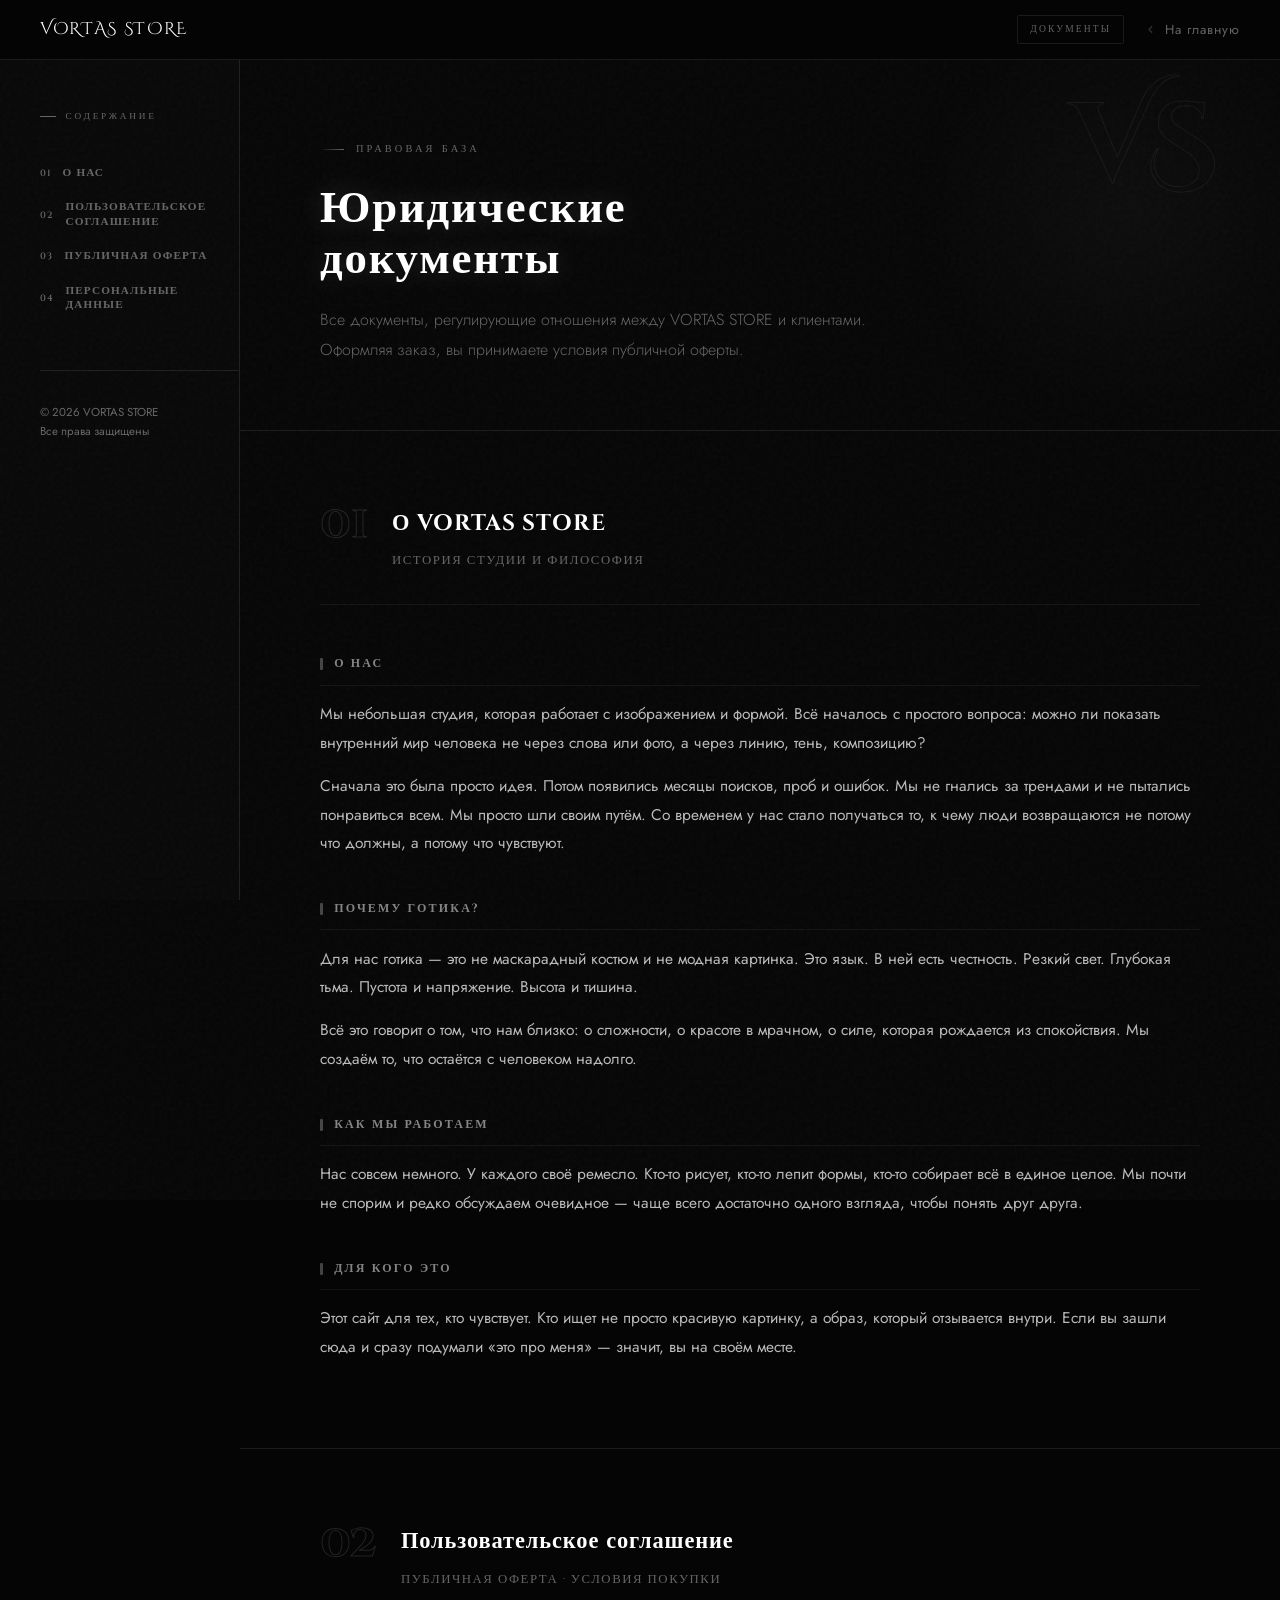
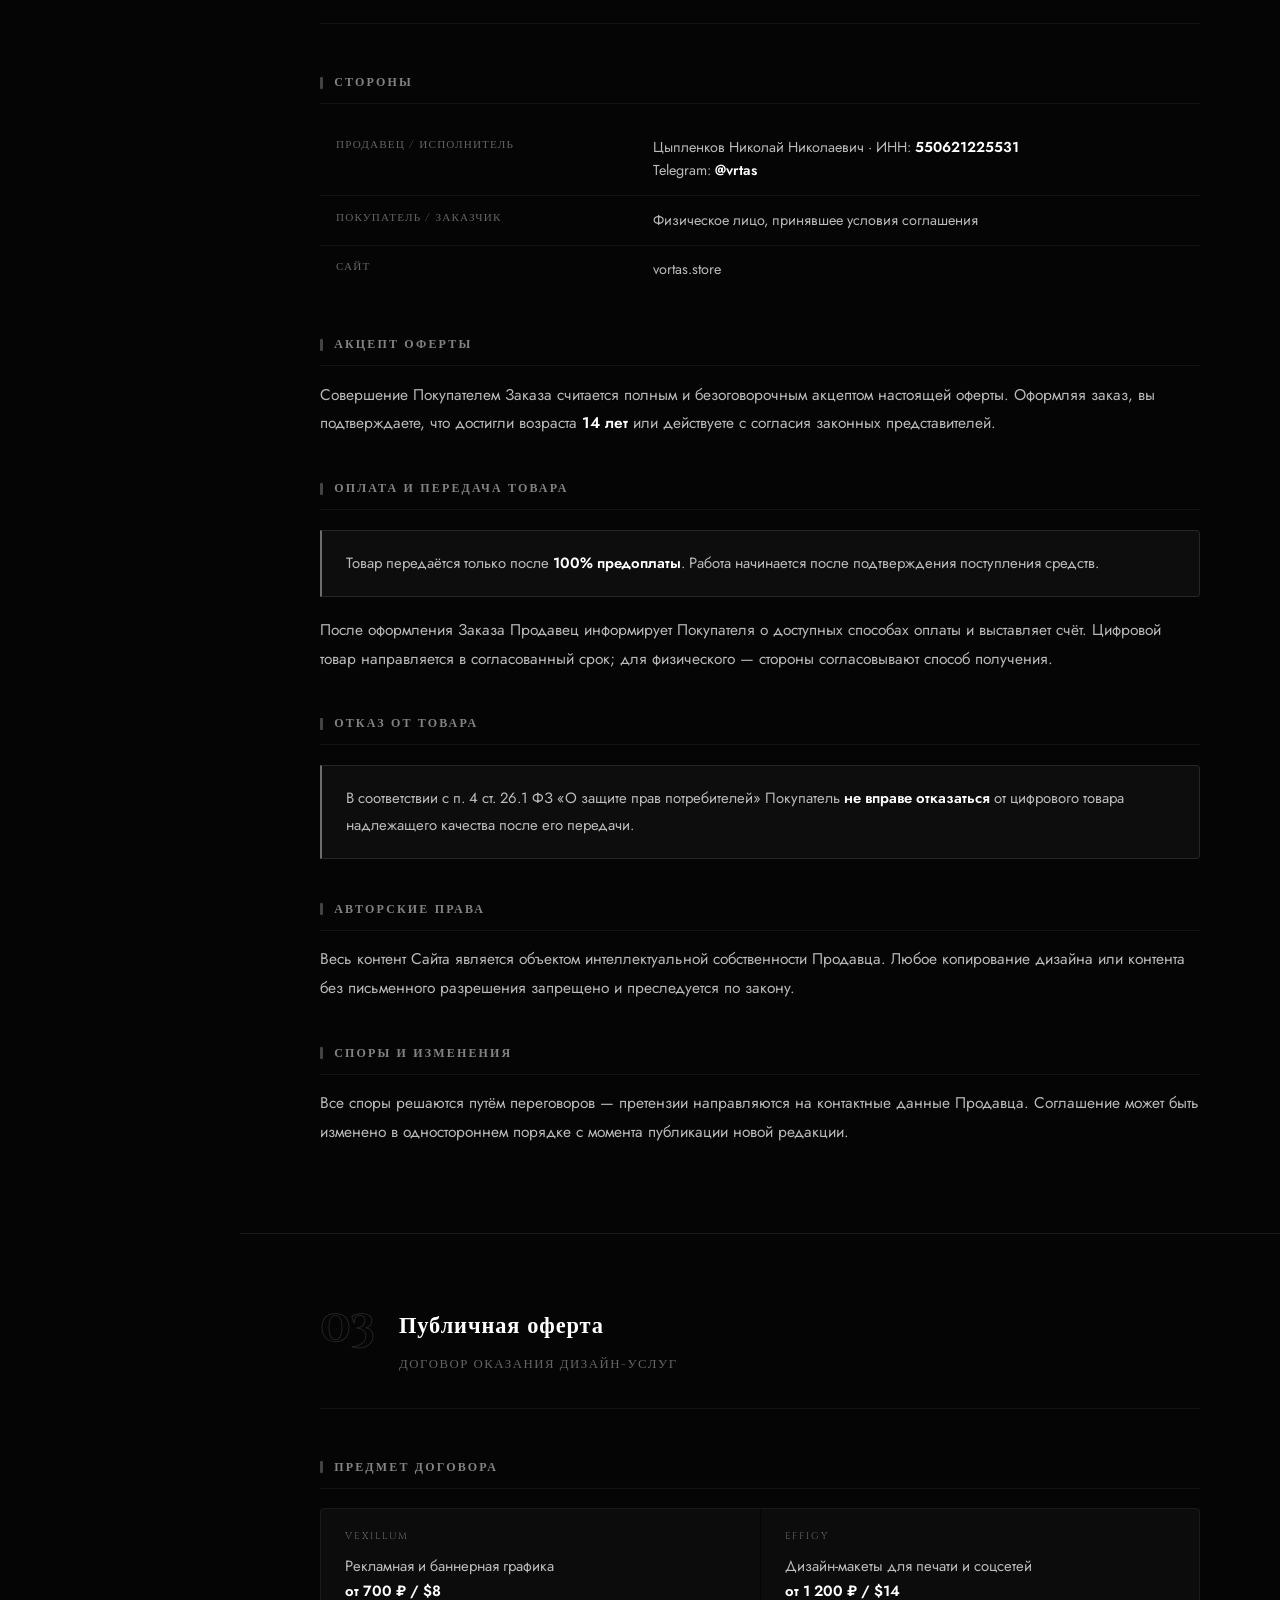
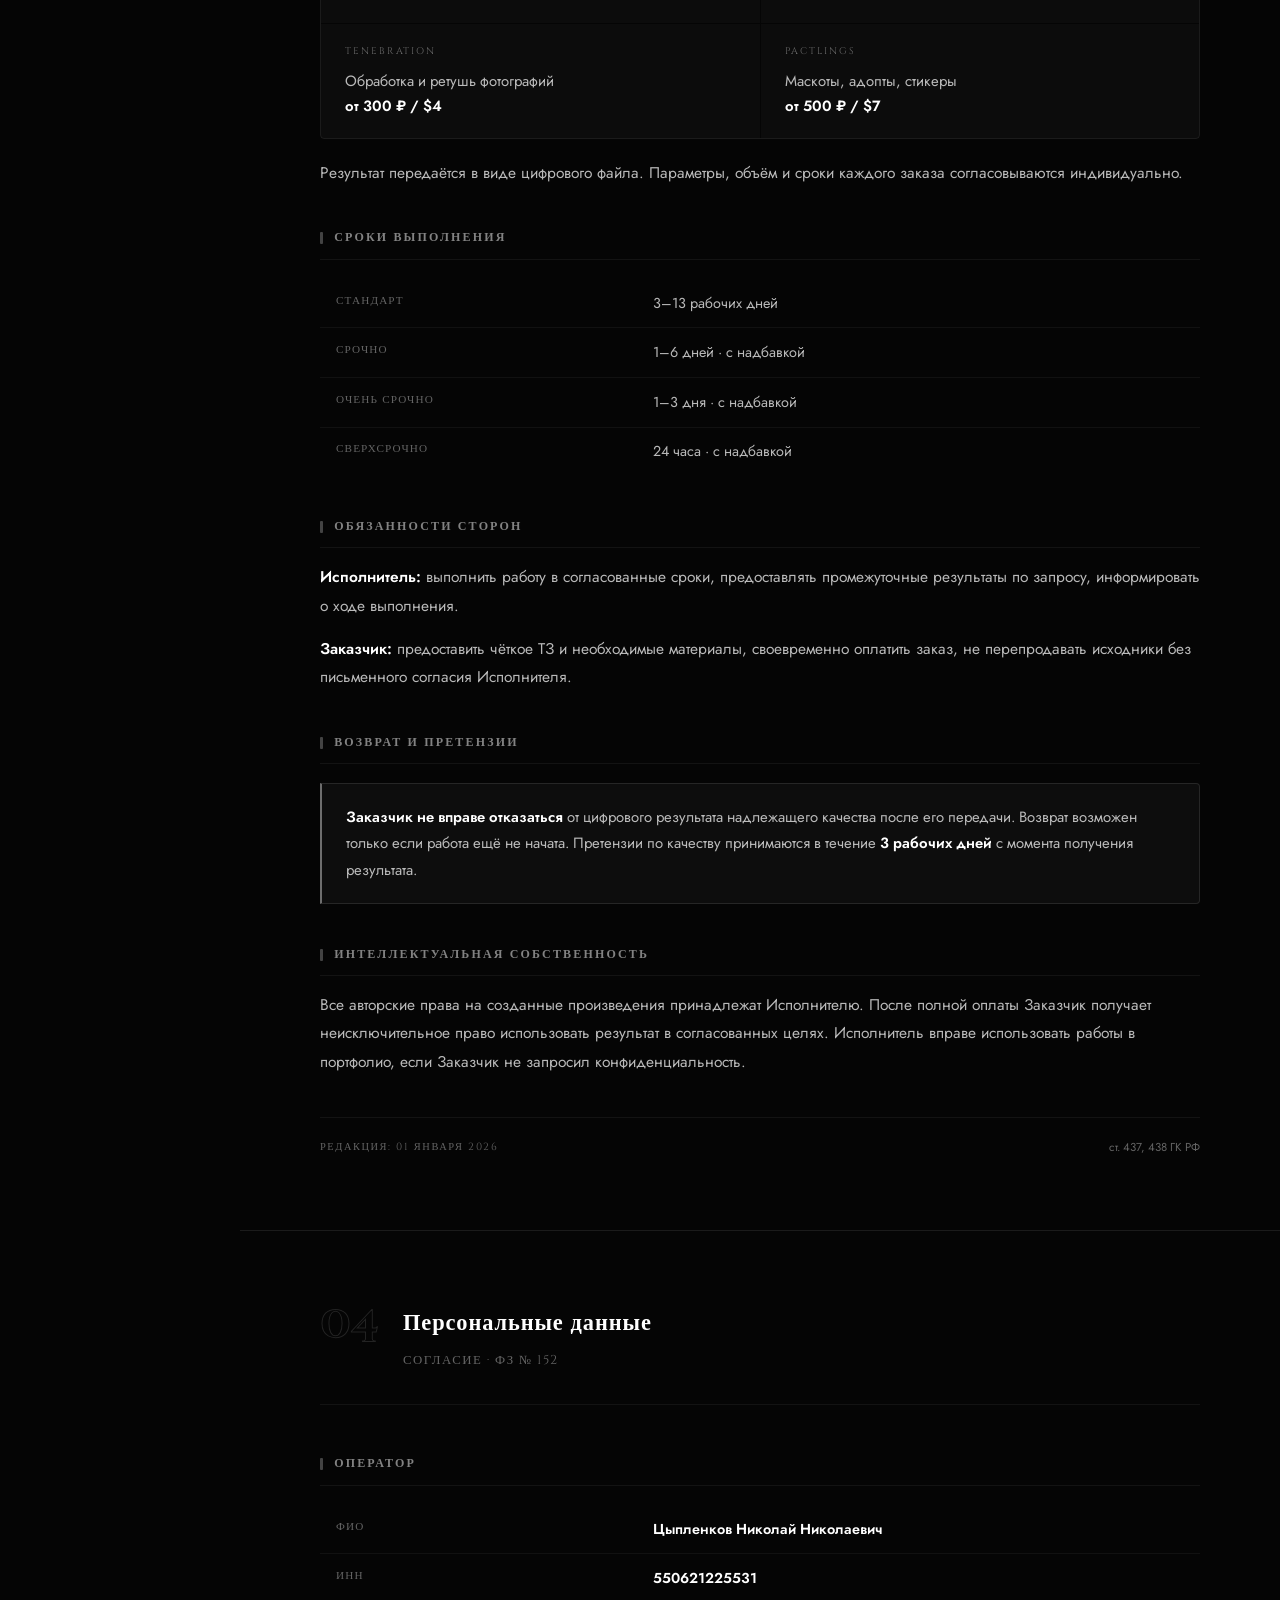
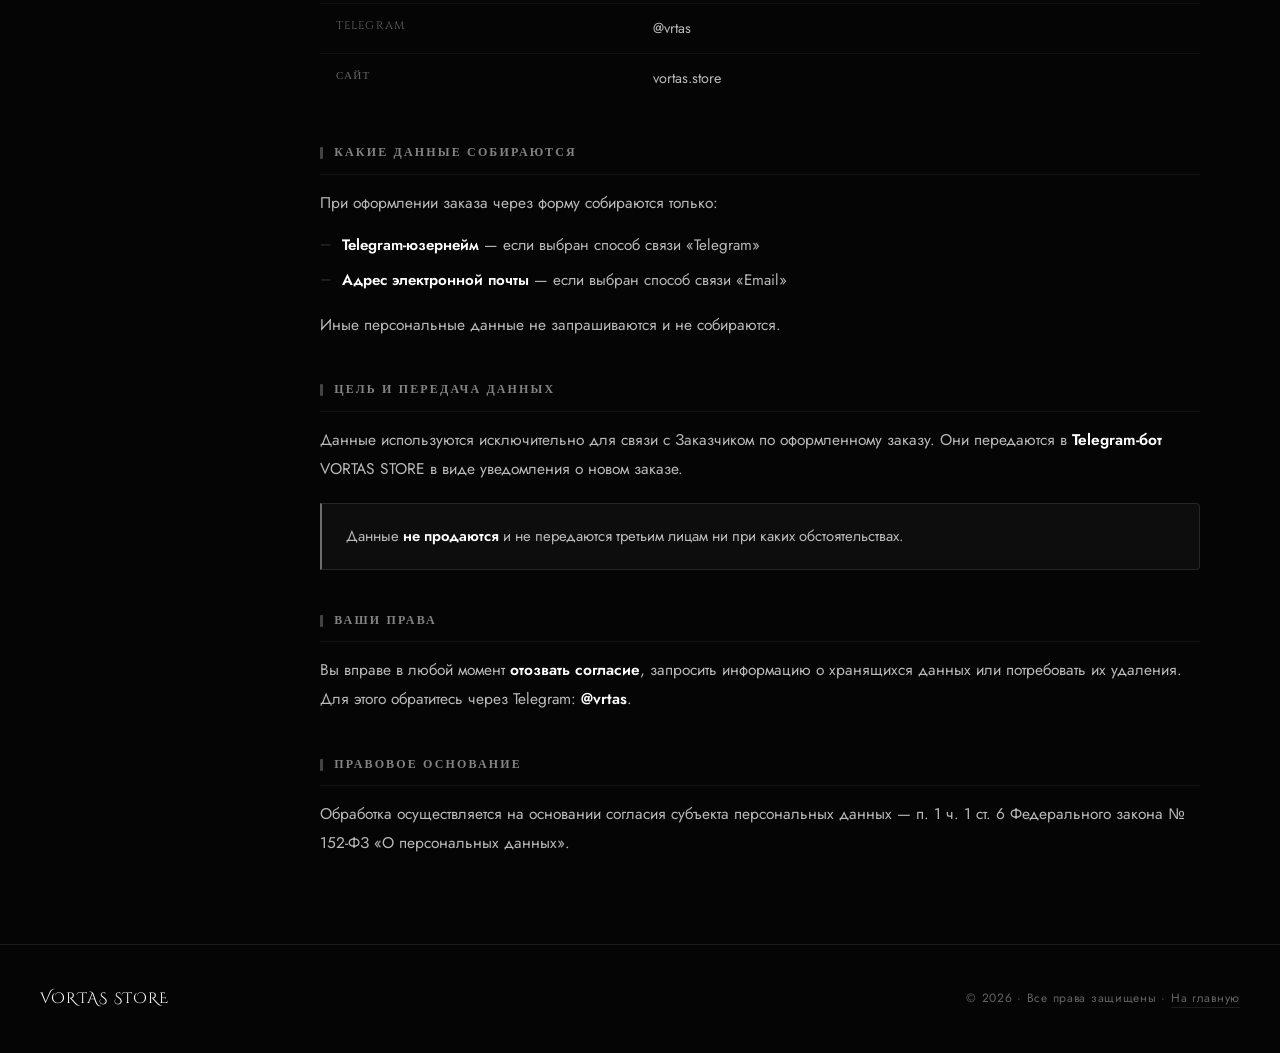
<file: documents.html>
<!DOCTYPE html>
<html lang="ru">
<head>
<meta charset="UTF-8">
<meta name="viewport" content="width=device-width, initial-scale=1.0, maximum-scale=1.0, user-scalable=no">
<meta name="description" content="Юридические документы VORTAS STORE — пользовательское соглашение, публичная оферта, политика персональных данных.">
<link rel="canonical" href="https://vortas.store/documents.html">
<link rel="icon" href="logo.ico" type="image/x-icon">
<title>VORTAS STORE — Юридические документы</title>
<link rel="preconnect" href="https://fonts.googleapis.com">
<link rel="preconnect" href="https://fonts.gstatic.com" crossorigin>
<link href="https://fonts.googleapis.com/css2?family=Cinzel+Decorative:wght@700&family=Cinzel:wght@400;600;700&family=Jost:wght@300;400;500;600&display=swap" rel="stylesheet">
<link rel="icon" href="logo.ico" type="image/x-icon">
<style>
*,*::before,*::after{margin:0;padding:0;box-sizing:border-box}
:root{
  --bg:#050505;
  --surface:rgba(255,255,255,.03);
  --border:rgba(255,255,255,.09);
  --border-hi:rgba(255,255,255,.2);
  --text:rgba(255,255,255,.72);
  --text-dim:rgba(255,255,255,.38);
  --accent:#fff;
  --neon:0 0 30px rgba(255,255,255,.18);
  --red:rgba(255,255,255,.28);
}
html{scroll-behavior:smooth;scroll-padding-top:5.5rem}
body{
  background:var(--bg);
  color:var(--text);
  font-family:'Jost',sans-serif;
  font-weight:400;
  line-height:1.8;
  overflow-x:hidden;
  -webkit-font-smoothing:antialiased;
}

body::before{
  content:'';position:fixed;inset:-300px;
  width:calc(100% + 600px);height:calc(100% + 600px);
  background-image:url("data:image/svg+xml,%3Csvg viewBox='0 0 512 512' xmlns='http://www.w3.org/2000/svg'%3E%3Cfilter id='n'%3E%3CfeTurbulence type='fractalNoise' baseFrequency='0.75' numOctaves='4' stitchTiles='stitch'/%3E%3C/filter%3E%3Crect width='100%25' height='100%25' filter='url(%23n)'/%3E%3C/svg%3E");
  opacity:.032;pointer-events:none;z-index:0;mix-blend-mode:screen;
  animation:grainDrift .4s steps(2) infinite;
}
@keyframes grainDrift{
  0%{transform:translate(0,0)}
  33%{transform:translate(-40px,30px)}
  66%{transform:translate(25px,-20px)}
}

.topbar{
  position:fixed;top:0;left:0;right:0;z-index:200;
  height:60px;
  background:rgba(5,5,5,.9);
  backdrop-filter:blur(20px);-webkit-backdrop-filter:blur(20px);
  border-bottom:1px solid var(--border);
  display:flex;align-items:center;justify-content:space-between;
  padding:0 2.5rem;
}
.topbar-logo{
  font-family:'Cinzel Decorative',serif;
  font-size:1.05rem;color:var(--accent);
  text-decoration:none;letter-spacing:.1em;
  text-shadow:var(--neon);
}
.topbar-right{
  display:flex;align-items:center;gap:1.2rem;
}
.topbar-tag{
  font-family:'Cinzel',serif;font-size:.6rem;
  letter-spacing:.22em;text-transform:uppercase;
  color:var(--text-dim);
  border:1px solid var(--border);
  padding:.28rem .75rem;border-radius:2px;
}
.topbar-home{
  font-family:'Jost',sans-serif;font-size:.82rem;
  letter-spacing:.08em;color:var(--text-dim);
  text-decoration:none;
  display:flex;align-items:center;gap:.5rem;
  transition:color .2s;
}
.topbar-home:hover{color:var(--accent);}
.topbar-home svg{opacity:.5;transition:opacity .2s;}
.topbar-home:hover svg{opacity:1;}

.page{
  display:grid;
  grid-template-columns:240px 1fr;
  gap:0;
  min-height:100vh;
  padding-top:60px;
}

.sidebar{
  position:sticky;
  top:60px;
  height:calc(100vh - 60px);
  overflow-y:auto;
  padding:3rem 0 3rem 2.5rem;
  border-right:1px solid var(--border);
  background:rgba(255,255,255,.012);
}
.sidebar::-webkit-scrollbar{width:3px}
.sidebar::-webkit-scrollbar-track{background:transparent}
.sidebar::-webkit-scrollbar-thumb{background:var(--border)}

.sidebar-eyebrow{
  font-family:'Cinzel',serif;font-size:.58rem;
  letter-spacing:.3em;text-transform:uppercase;
  color:var(--text-dim);margin-bottom:2rem;
  display:flex;align-items:center;gap:.6rem;
}
.sidebar-eyebrow::before{
  content:'';display:block;width:16px;height:1px;
  background:var(--text-dim);flex-shrink:0;
}

.sidebar-nav{display:flex;flex-direction:column;gap:.15rem;}
.sidebar-link{
  display:flex;align-items:center;gap:.7rem;
  padding:.55rem .8rem .55rem 0;
  text-decoration:none;
  font-family:'Cinzel',serif;
  font-size:.7rem;font-weight:600;
  letter-spacing:.1em;text-transform:uppercase;
  color:var(--text-dim);
  border-right:2px solid transparent;
  transition:color .25s,border-color .25s;
  line-height:1.3;
  position:relative;
}
.sidebar-link:hover{color:rgba(255,255,255,.7);}
.sidebar-link.active{color:var(--accent);border-right-color:var(--accent);}
.sidebar-num{
  font-family:'Cinzel',serif;font-size:.58rem;
  color:var(--text-dim);flex-shrink:0;
  transition:color .25s;
}
.sidebar-link.active .sidebar-num{color:rgba(255,255,255,.4);}

.sidebar-footer{
  margin-top:3rem;
  padding-top:2rem;
  border-top:1px solid var(--border);
}
.sidebar-footer-text{
  font-size:.72rem;color:var(--text-dim);
  line-height:1.7;
}

.content{
  padding:0;
  position:relative;
}

.doc-hero{
  padding:5rem 5rem 4rem;
  border-bottom:1px solid var(--border);
  position:relative;
  overflow:hidden;
}
.doc-hero::before{
  content:'';position:absolute;
  top:-100px;right:-100px;
  width:500px;height:500px;
  background:radial-gradient(circle,rgba(255,255,255,.03) 0%,transparent 65%);
  pointer-events:none;
}
.hero-number{
  font-family:'Cinzel Decorative',serif;
  font-size:7rem;font-weight:700;
  line-height:1;
  color:transparent;
  -webkit-text-stroke:1px rgba(255,255,255,.06);
  position:absolute;top:2rem;right:4rem;
  letter-spacing:-.02em;
  pointer-events:none;user-select:none;
}
.hero-tag{
  font-family:'Cinzel',serif;font-size:.65rem;
  letter-spacing:.3em;text-transform:uppercase;
  color:var(--text-dim);margin-bottom:1.5rem;
  display:flex;align-items:center;gap:.75rem;
}
.hero-tag::before{
  content:'';width:24px;height:1px;
  background:linear-gradient(90deg,transparent,var(--text-dim));
}
.doc-hero h1{
  font-family:'Cinzel',serif;
  font-size:clamp(2rem,3.5vw,3.2rem);
  font-weight:700;color:var(--accent);
  letter-spacing:.04em;line-height:1.15;
  text-shadow:var(--neon);
  margin-bottom:1.2rem;
}
.doc-hero-sub{
  font-size:1rem;color:var(--text-dim);
  font-weight:300;max-width:560px;
  line-height:1.9;
}

.doc-section{
  padding:4.5rem 5rem;
  border-bottom:1px solid var(--border);
  position:relative;
  scroll-margin-top:80px;
}
.doc-section:last-child{border-bottom:none;}

.section-header{
  display:flex;align-items:flex-start;
  gap:1.5rem;margin-bottom:3rem;
  padding-bottom:2rem;
  border-bottom:1px solid rgba(255,255,255,.06);
}
.section-num{
  font-family:'Cinzel Decorative',serif;
  font-size:2.8rem;font-weight:700;
  line-height:.9;
  color:transparent;
  -webkit-text-stroke:1px rgba(255,255,255,.12);
  flex-shrink:0;
  margin-top:.1rem;
  user-select:none;
}
.section-meta{}
.section-title{
  font-family:'Cinzel',serif;
  font-size:1.4rem;font-weight:700;
  color:var(--accent);letter-spacing:.04em;
  margin-bottom:.4rem;
}
.section-subtitle{
  font-size:.8rem;color:var(--text-dim);
  letter-spacing:.12em;text-transform:uppercase;
  font-family:'Cinzel',serif;
}

.doc-body h3{
  font-family:'Cinzel',serif;
  font-size:.75rem;font-weight:700;
  letter-spacing:.18em;text-transform:uppercase;
  color:rgba(255,255,255,.5);
  margin:2.5rem 0 .9rem;
  padding-bottom:.6rem;
  border-bottom:1px solid rgba(255,255,255,.06);
  display:flex;align-items:center;gap:.7rem;
}
.doc-body h3::before{
  content:'';display:inline-block;
  width:3px;height:12px;
  background:rgba(255,255,255,.25);
  border-radius:1px;flex-shrink:0;
}
.doc-body h3:first-child{margin-top:0;}
.doc-body p{
  font-size:.97rem;color:var(--text);
  margin-bottom:.9rem;line-height:1.85;
}
.doc-body ul,.doc-body ol{
  padding-left:0;margin-bottom:1rem;
  list-style:none;
}
.doc-body li{
  font-size:.95rem;color:var(--text);
  margin-bottom:.5rem;line-height:1.8;
  padding-left:1.4rem;position:relative;
}
.doc-body li::before{
  content:'—';position:absolute;left:0;
  color:rgba(255,255,255,.2);font-size:.8rem;
}
.doc-body strong{color:var(--accent);font-weight:600;}
.doc-body em{color:var(--text-dim);font-style:normal;}

.doc-alert{
  margin:1.2rem 0;
  padding:1.2rem 1.5rem;
  background:rgba(255,255,255,.034);
  border:1px solid rgba(255,255,255,.1);
  border-left:2px solid rgba(255,255,255,.4);
  border-radius:0 4px 4px 0;
  font-size:.93rem;color:var(--text);
  line-height:1.8;
}
.doc-alert strong{color:var(--accent);}

.doc-grid{
  display:grid;
  grid-template-columns:1fr 1fr;
  gap:1px;
  margin:1.2rem 0;
  border:1px solid var(--border);
  border-radius:4px;overflow:hidden;
}
.doc-grid-cell{
  padding:1.2rem 1.5rem;
  background:var(--surface);
}
.doc-grid-label{
  font-family:'Cinzel',serif;
  font-size:.6rem;letter-spacing:.2em;text-transform:uppercase;
  color:var(--text-dim);margin-bottom:.5rem;
}
.doc-grid-val{font-size:.93rem;color:var(--text);line-height:1.7;}

.doc-table{width:100%;border-collapse:collapse;margin:1.2rem 0;}
.doc-table td{
  padding:.8rem 1rem;
  border-bottom:1px solid rgba(255,255,255,.05);
  font-size:.9rem;color:var(--text);
  vertical-align:top;line-height:1.6;
}
.doc-table td:first-child{
  width:36%;
  font-family:'Cinzel',serif;font-size:.7rem;
  letter-spacing:.1em;text-transform:uppercase;
  color:var(--text-dim);
  padding-right:1.5rem;
  white-space:nowrap;
}
.doc-table tr:last-child td{border-bottom:none;}

.doc-meta-line{
  margin-top:2.5rem;padding-top:1.2rem;
  border-top:1px solid rgba(255,255,255,.06);
  display:flex;align-items:center;justify-content:space-between;
  gap:1rem;flex-wrap:wrap;
}
.doc-meta-date{
  font-family:'Cinzel',serif;font-size:.65rem;
  letter-spacing:.15em;text-transform:uppercase;
  color:var(--text-dim);
}
.doc-meta-version{
  font-size:.72rem;color:var(--text-dim);
}

.page-footer{
  grid-column:1/-1;
  padding:2.5rem;
  border-top:1px solid var(--border);
  display:flex;align-items:center;justify-content:space-between;
  gap:1rem;flex-wrap:wrap;
}
.footer-logo{
  font-family:'Cinzel Decorative',serif;
  font-size:.95rem;color:var(--accent);
  text-shadow:var(--neon);letter-spacing:.08em;
}
.footer-copy{
  font-size:.75rem;color:var(--text-dim);letter-spacing:.06em;
}
.footer-copy a{color:var(--text-dim);text-decoration:none;border-bottom:1px solid var(--border);transition:color .2s,border-color .2s;}
.footer-copy a:hover{color:var(--accent);border-color:rgba(255,255,255,.35);}

@media(max-width:900px){
  .page{grid-template-columns:1fr;padding-top:60px;}
  .sidebar{display:none;}
  .doc-section{padding:3rem 1.6rem;}
  .doc-hero{padding:3.5rem 1.6rem 3rem;}
  .hero-number{display:none;}
  .doc-grid{grid-template-columns:1fr;}
  .doc-table td:first-child{white-space:normal;}
  .page-footer{padding:2rem 1.6rem;}
}
@media(max-width:600px){
  .topbar{padding:0 1.2rem;}
  .topbar-tag{display:none;}
  .section-num{font-size:2rem;}
  .section-title{font-size:1.15rem;}
}
</style>
</head>
<body>

<header class="topbar">
  <a href="https://vortas.store" class="topbar-logo">VORTAS STORE</a>
  <div class="topbar-right">
    <span class="topbar-tag">Документы</span>
    <a href="https://vortas.store" class="topbar-home">
      <svg width="13" height="13" viewBox="0 0 24 24" fill="none" stroke="currentColor" stroke-width="2"><polyline points="15 18 9 12 15 6"/></svg>
      На главную
    </a>
  </div>
</header>

<div class="page">

  
  <aside class="sidebar">
    <p class="sidebar-eyebrow">Содержание</p>
    <nav class="sidebar-nav">
      <a href="#about" class="sidebar-link" data-section="about">
        <span class="sidebar-num">01</span>О нас
      </a>
      <a href="#agreement" class="sidebar-link" data-section="agreement">
        <span class="sidebar-num">02</span>Пользовательское соглашение
      </a>
      <a href="#oferta" class="sidebar-link" data-section="oferta">
        <span class="sidebar-num">03</span>Публичная оферта
      </a>
      <a href="#personal-data" class="sidebar-link" data-section="personal-data">
        <span class="sidebar-num">04</span>Персональные данные
      </a>
    </nav>
    <div class="sidebar-footer">
      <p class="sidebar-footer-text">© 2026 VORTAS STORE<br>Все права защищены</p>
    </div>
  </aside>

  
  <main class="content">

    
    <div class="doc-hero">
      <div class="hero-number">VS</div>
      <p class="hero-tag">Правовая база</p>
      <h1>Юридические<br>документы</h1>
      <p class="doc-hero-sub">Все документы, регулирующие отношения между VORTAS STORE и клиентами. Оформляя заказ, вы принимаете условия публичной оферты.</p>
    </div>

    
    <section class="doc-section" id="about">
      <div class="section-header">
        <div class="section-num">01</div>
        <div class="section-meta">
          <div class="section-title">О VORTAS STORE</div>
          <div class="section-subtitle">История студии и философия</div>
        </div>
      </div>
      <div class="doc-body">
        <h3>О нас</h3>
        <p>Мы небольшая студия, которая работает с изображением и формой. Всё началось с простого вопроса: можно ли показать внутренний мир человека не через слова или фото, а через линию, тень, композицию?</p>
        <p>Сначала это была просто идея. Потом появились месяцы поисков, проб и ошибок. Мы не гнались за трендами и не пытались понравиться всем. Мы просто шли своим путём. Со временем у нас стало получаться то, к чему люди возвращаются не потому что должны, а потому что чувствуют.</p>

        <h3>Почему готика?</h3>
        <p>Для нас готика — это не маскарадный костюм и не модная картинка. Это язык. В ней есть честность. Резкий свет. Глубокая тьма. Пустота и напряжение. Высота и тишина.</p>
        <p>Всё это говорит о том, что нам близко: о сложности, о красоте в мрачном, о силе, которая рождается из спокойствия. Мы создаём то, что остаётся с человеком надолго.</p>

        <h3>Как мы работаем</h3>
        <p>Нас совсем немного. У каждого своё ремесло. Кто-то рисует, кто-то лепит формы, кто-то собирает всё в единое целое. Мы почти не спорим и редко обсуждаем очевидное — чаще всего достаточно одного взгляда, чтобы понять друг друга.</p>

        <h3>Для кого это</h3>
        <p>Этот сайт для тех, кто чувствует. Кто ищет не просто красивую картинку, а образ, который отзывается внутри. Если вы зашли сюда и сразу подумали «это про меня» — значит, вы на своём месте.</p>
      </div>
    </section>

    
    <section class="doc-section" id="agreement">
      <div class="section-header">
        <div class="section-num">02</div>
        <div class="section-meta">
          <div class="section-title">Пользовательское соглашение</div>
          <div class="section-subtitle">Публичная оферта · условия покупки</div>
        </div>
      </div>
      <div class="doc-body">
        <h3>Стороны</h3>
        <table class="doc-table">
          <tr><td>Продавец / Исполнитель</td><td>Цыпленков Николай Николаевич · ИНН: <strong>550621225531</strong><br>Telegram: <strong>@vrtas</strong></td></tr>
          <tr><td>Покупатель / Заказчик</td><td>Физическое лицо, принявшее условия соглашения</td></tr>
          <tr><td>Сайт</td><td>vortas.store</td></tr>
        </table>

        <h3>Акцепт оферты</h3>
        <p>Совершение Покупателем Заказа считается полным и безоговорочным акцептом настоящей оферты. Оформляя заказ, вы подтверждаете, что достигли возраста <strong>14 лет</strong> или действуете с согласия законных представителей.</p>

        <h3>Оплата и передача товара</h3>
        <div class="doc-alert">Товар передаётся только после <strong>100% предоплаты</strong>. Работа начинается после подтверждения поступления средств.</div>
        <p>После оформления Заказа Продавец информирует Покупателя о доступных способах оплаты и выставляет счёт. Цифровой товар направляется в согласованный срок; для физического — стороны согласовывают способ получения.</p>

        <h3>Отказ от товара</h3>
        <div class="doc-alert">В соответствии с п. 4 ст. 26.1 ФЗ «О защите прав потребителей» Покупатель <strong>не вправе отказаться</strong> от цифрового товара надлежащего качества после его передачи.</div>

        <h3>Авторские права</h3>
        <p>Весь контент Сайта является объектом интеллектуальной собственности Продавца. Любое копирование дизайна или контента без письменного разрешения запрещено и преследуется по закону.</p>

        <h3>Споры и изменения</h3>
        <p>Все споры решаются путём переговоров — претензии направляются на контактные данные Продавца. Соглашение может быть изменено в одностороннем порядке с момента публикации новой редакции.</p>
      </div>
    </section>

    
    <section class="doc-section" id="oferta">
      <div class="section-header">
        <div class="section-num">03</div>
        <div class="section-meta">
          <div class="section-title">Публичная оферта</div>
          <div class="section-subtitle">Договор оказания дизайн-услуг</div>
        </div>
      </div>
      <div class="doc-body">
        <h3>Предмет договора</h3>
        <div class="doc-grid">
          <div class="doc-grid-cell"><div class="doc-grid-label">VEXILLUM</div><div class="doc-grid-val">Рекламная и баннерная графика<br><strong>от 700 ₽ / $8</strong></div></div>
          <div class="doc-grid-cell"><div class="doc-grid-label">EFFIGY</div><div class="doc-grid-val">Дизайн-макеты для печати и соцсетей<br><strong>от 1 200 ₽ / $14</strong></div></div>
          <div class="doc-grid-cell"><div class="doc-grid-label">TENEBRATION</div><div class="doc-grid-val">Обработка и ретушь фотографий<br><strong>от 300 ₽ / $4</strong></div></div>
          <div class="doc-grid-cell"><div class="doc-grid-label">PACTLINGS</div><div class="doc-grid-val">Маскоты, адопты, стикеры<br><strong>от 500 ₽ / $7</strong></div></div>
        </div>
        <p>Результат передаётся в виде цифрового файла. Параметры, объём и сроки каждого заказа согласовываются индивидуально.</p>

        <h3>Сроки выполнения</h3>
        <table class="doc-table">
          <tr><td>Стандарт</td><td>3–13 рабочих дней</td></tr>
          <tr><td>Срочно</td><td>1–6 дней · с надбавкой</td></tr>
          <tr><td>Очень срочно</td><td>1–3 дня · с надбавкой</td></tr>
          <tr><td>Сверхсрочно</td><td>24 часа · с надбавкой</td></tr>
        </table>

        <h3>Обязанности сторон</h3>
        <p><strong>Исполнитель:</strong> выполнить работу в согласованные сроки, предоставлять промежуточные результаты по запросу, информировать о ходе выполнения.</p>
        <p><strong>Заказчик:</strong> предоставить чёткое ТЗ и необходимые материалы, своевременно оплатить заказ, не перепродавать исходники без письменного согласия Исполнителя.</p>

        <h3>Возврат и претензии</h3>
        <div class="doc-alert"><strong>Заказчик не вправе отказаться</strong> от цифрового результата надлежащего качества после его передачи. Возврат возможен только если работа ещё не начата. Претензии по качеству принимаются в течение <strong>3 рабочих дней</strong> с момента получения результата.</div>

        <h3>Интеллектуальная собственность</h3>
        <p>Все авторские права на созданные произведения принадлежат Исполнителю. После полной оплаты Заказчик получает неисключительное право использовать результат в согласованных целях. Исполнитель вправе использовать работы в портфолио, если Заказчик не запросил конфиденциальность.</p>

        <div class="doc-meta-line">
          <span class="doc-meta-date">Редакция: 01 января 2026</span>
          <span class="doc-meta-version">ст. 437, 438 ГК РФ</span>
        </div>
      </div>
    </section>

    
    <section class="doc-section" id="personal-data">
      <div class="section-header">
        <div class="section-num">04</div>
        <div class="section-meta">
          <div class="section-title">Персональные данные</div>
          <div class="section-subtitle">Согласие · ФЗ № 152</div>
        </div>
      </div>
      <div class="doc-body">
        <h3>Оператор</h3>
        <table class="doc-table">
          <tr><td>ФИО</td><td><strong>Цыпленков Николай Николаевич</strong></td></tr>
          <tr><td>ИНН</td><td><strong>550621225531</strong></td></tr>
          <tr><td>Telegram</td><td>@vrtas</td></tr>
          <tr><td>Сайт</td><td>vortas.store</td></tr>
        </table>

        <h3>Какие данные собираются</h3>
        <p>При оформлении заказа через форму собираются только:</p>
        <ul>
          <li><strong>Telegram-юзернейм</strong> — если выбран способ связи «Telegram»</li>
          <li><strong>Адрес электронной почты</strong> — если выбран способ связи «Email»</li>
        </ul>
        <p>Иные персональные данные не запрашиваются и не собираются.</p>

        <h3>Цель и передача данных</h3>
        <p>Данные используются исключительно для связи с Заказчиком по оформленному заказу. Они передаются в <strong>Telegram-бот</strong> VORTAS STORE в виде уведомления о новом заказе.</p>
        <div class="doc-alert">Данные <strong>не продаются</strong> и не передаются третьим лицам ни при каких обстоятельствах.</div>

        <h3>Ваши права</h3>
        <p>Вы вправе в любой момент <strong>отозвать согласие</strong>, запросить информацию о хранящихся данных или потребовать их удаления. Для этого обратитесь через Telegram: <strong>@vrtas</strong>.</p>

        <h3>Правовое основание</h3>
        <p>Обработка осуществляется на основании согласия субъекта персональных данных — п. 1 ч. 1 ст. 6 Федерального закона № 152-ФЗ «О персональных данных».</p>
      </div>
    </section>

  </main>

  
  <footer class="page-footer">
    <span class="footer-logo">VORTAS STORE</span>
    <span class="footer-copy">© 2026 · Все права защищены · <a href="https://vortas.store">На главную</a></span>
  </footer>

</div>

<script>
(function() {
  var links = document.querySelectorAll('.sidebar-link');
  var sections = Array.prototype.slice.call(document.querySelectorAll('.doc-section'));

  function onScroll() {
    var scrollY = window.scrollY + 120;
    var active = null;
    for (var i = sections.length - 1; i >= 0; i--) {
      if (sections[i].offsetTop <= scrollY) { active = sections[i].id; break; }
    }
    links.forEach(function(l) {
      l.classList.toggle('active', l.dataset.section === active);
    });
  }

  window.addEventListener('scroll', onScroll, { passive: true });
  onScroll();
})();
</script>
</body>
</html>
</file>
